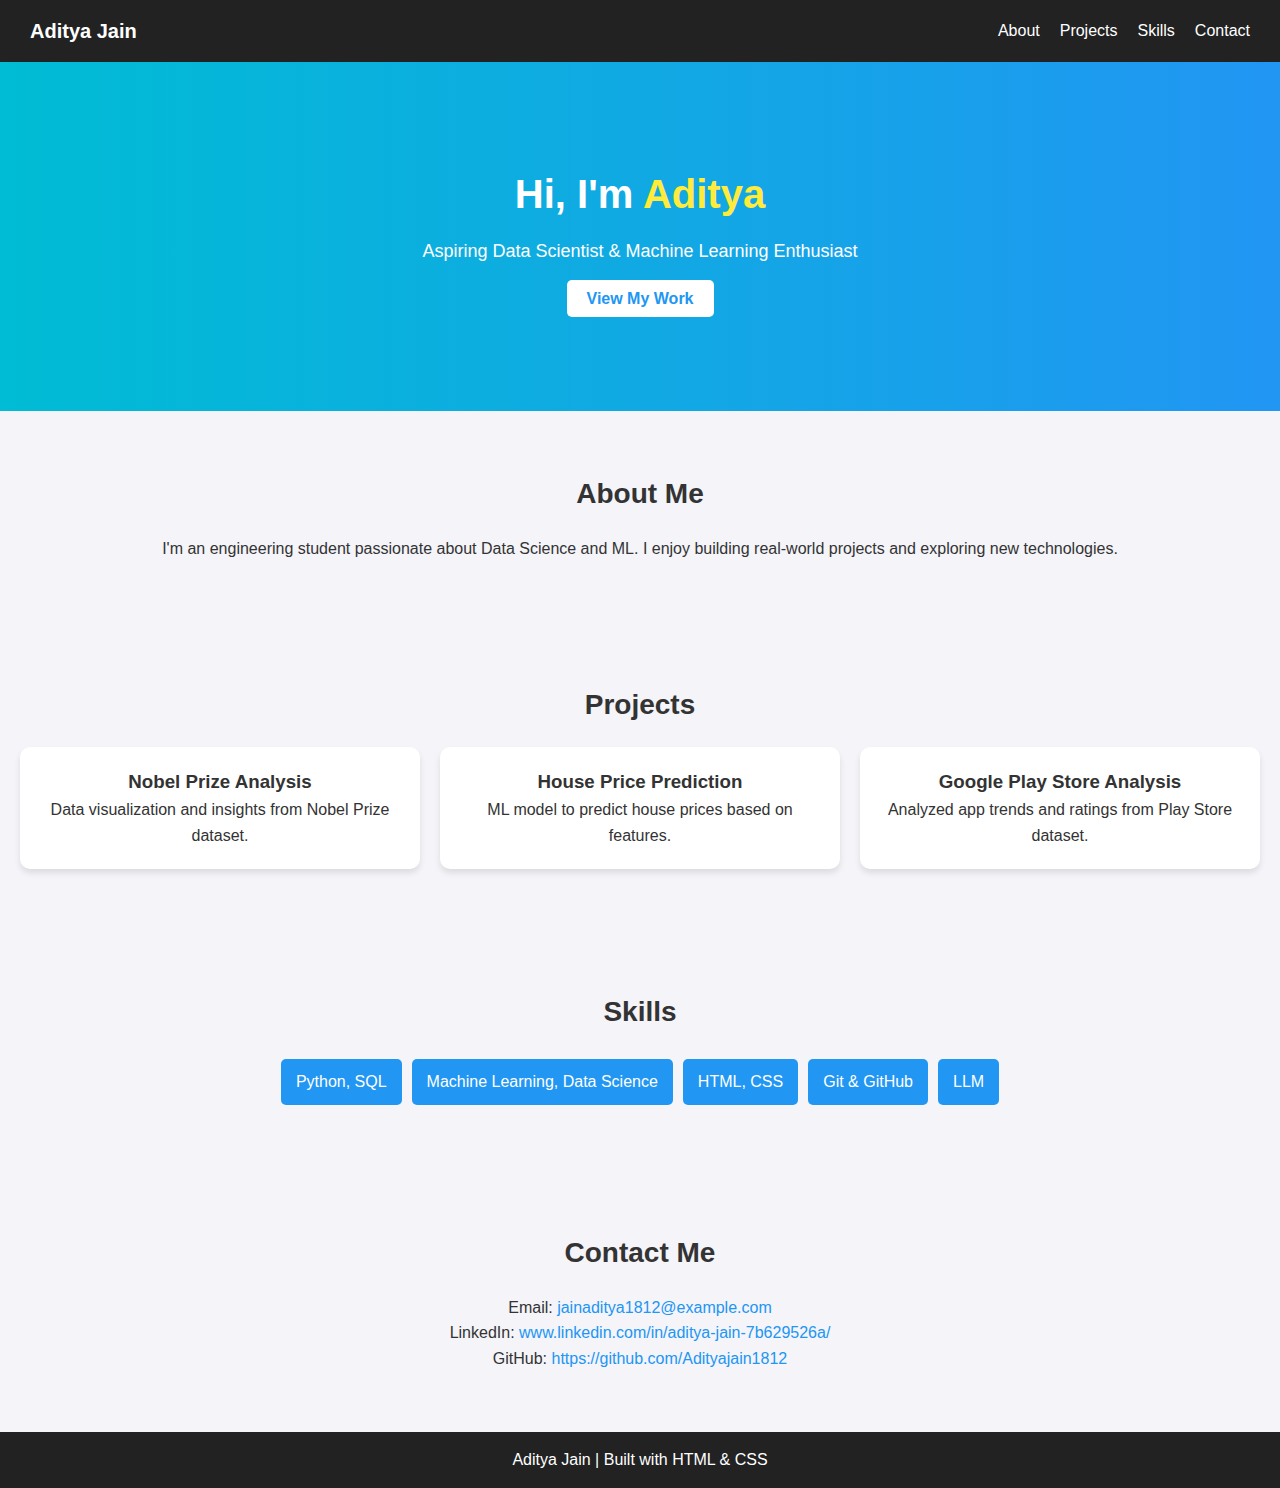
<file: index.html>
<!DOCTYPE html>
<html lang="en">
<head>
  <meta charset="UTF-8">
  <meta name="viewport" content="width=device-width, initial-scale=1.0">
  <title>Aditya Jain | Portfolio</title>
  <link rel="stylesheet" href="style.css">
</head>
<body>
  <!-- Navbar -->
  <header>
    <nav class="navbar">
      <div class="logo">Aditya Jain</div>
      <ul class="nav-links">
        <li><a href="#about">About</a></li>
        <li><a href="#projects">Projects</a></li>
        <li><a href="#skills">Skills</a></li>
        <li><a href="#contact">Contact</a></li>
      </ul>
    </nav>
  </header>

  <!-- Hero Section -->
  <section class="hero">
    <h1>Hi, I'm <span>Aditya</span> </h1>
    <p>Aspiring Data Scientist & Machine Learning Enthusiast</p>
    <a href="#projects" class="btn">View My Work</a>
  </section>

  <!-- About -->
  <section id="about" class="about">
    <h2>About Me</h2>
    <p>
      I'm an engineering student passionate about Data Science and ML.
      I enjoy building real-world projects and exploring new technologies.
    </p>
  </section>

  <!-- Projects -->
  <section id="projects" class="projects">
    <h2>Projects</h2>
    <div class="project-grid">
      <div class="project-card">
        <h3>Nobel Prize Analysis</h3>
        <p>Data visualization and insights from Nobel Prize dataset.</p>
      </div>
      <div class="project-card">
        <h3>House Price Prediction</h3>
        <p>ML model to predict house prices based on features.</p>
      </div>
      <div class="project-card">
        <h3>Google Play Store Analysis</h3>
        <p>Analyzed app trends and ratings from Play Store dataset.</p>
      </div>
    </div>
  </section>

  <!-- Skills -->
  <section id="skills" class="skills">
    <h2>Skills</h2>
    <ul>
      <li>Python, SQL</li>
      <li>Machine Learning, Data Science</li>
      <li>HTML, CSS</li>
      <li>Git & GitHub</li>
      <li>LLM</li>
    </ul>
  </section>

  <!-- Contact -->
  <section id="contact" class="contact">
    <h2>Contact Me</h2>
    <p>Email: <a href="mailto:jainaditya1812@gmail.com">jainaditya1812@example.com</a></p>
    <p>LinkedIn: <a href="#">www.linkedin.com/in/aditya-jain-7b629526a/</a></p>
    <p>GitHub: <a href="#">https://github.com/Adityajain1812</a></p>
  </section>

  <!-- Footer -->
  <footer>
    <p>Aditya Jain | Built with HTML & CSS</p>
  </footer>
</body>
</html>
</file>
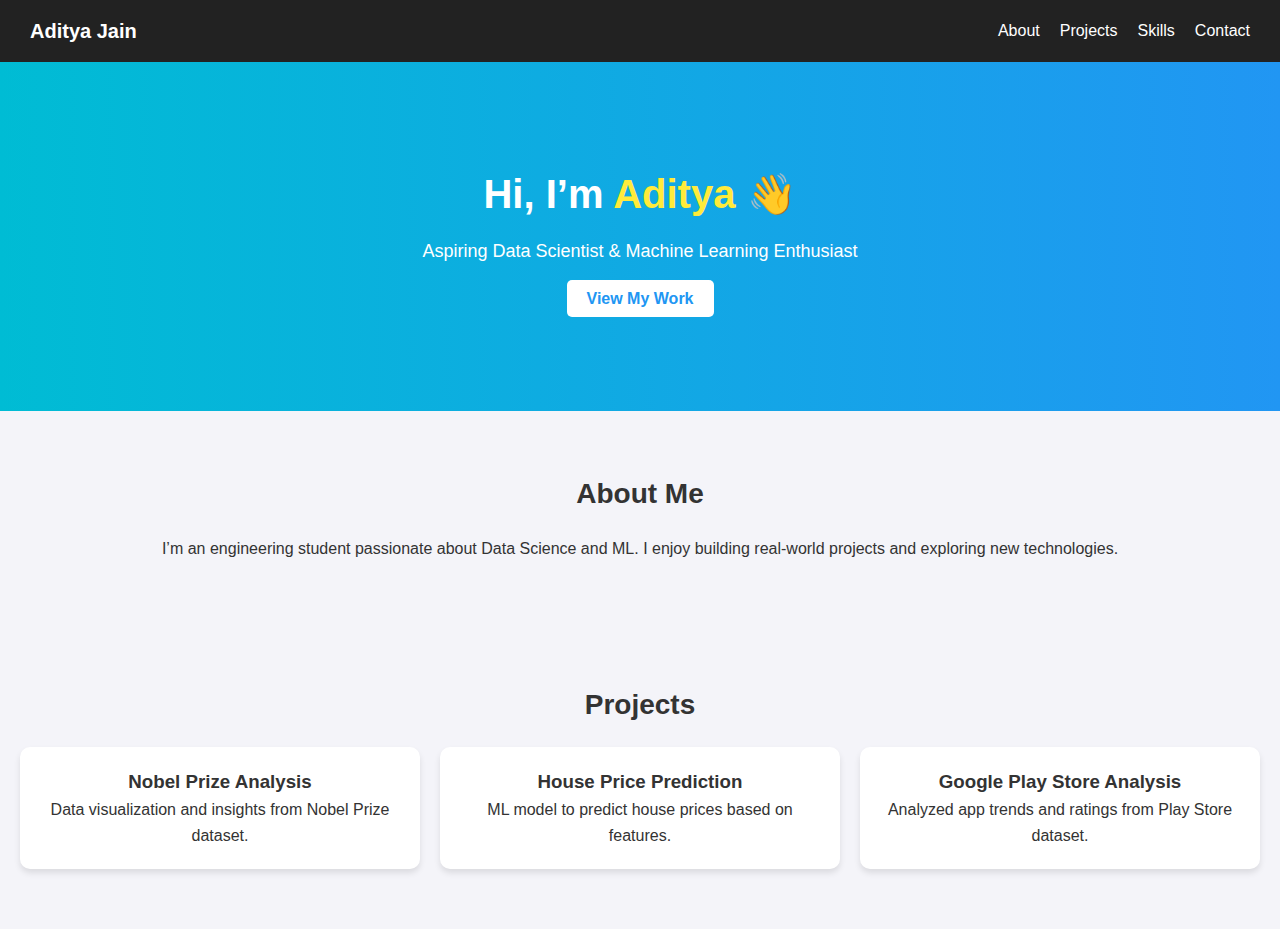
<file: p.html>
<!DOCTYPE html>
<html lang="en">
<head>
  <meta charset="UTF-8">
  <meta name="viewport" content="width=device-width, initial-scale=1.0">
  <title>Aditya Jain | Portfolio</title>
  <link rel="stylesheet" href="style.css">
</head>
<body>
  <!-- Navbar -->
  <header>
    <nav class="navbar">
      <div class="logo">Aditya Jain</div>
      <ul class="nav-links">
        <li><a href="#about">About</a></li>
        <li><a href="#projects">Projects</a></li>
        <li><a href="#skills">Skills</a></li>
        <li><a href="#contact">Contact</a></li>
      </ul>
    </nav>
  </header>

  <!-- Hero Section -->
  <section class="hero">
    <h1>Hi, I’m <span>Aditya</span> 👋</h1>
    <p>Aspiring Data Scientist & Machine Learning Enthusiast</p>
    <a href="#projects" class="btn">View My Work</a>
  </section>

  <!-- About -->
  <section id="about" class="about">
    <h2>About Me</h2>
    <p>
      I’m an engineering student passionate about Data Science and ML.
      I enjoy building real-world projects and exploring new technologies.
    </p>
  </section>

  <!-- Projects -->
  <section id="projects" class="projects">
    <h2>Projects</h2>
    <div class="project-grid">
      <div class="project-card">
        <h3>Nobel Prize Analysis</h3>
        <p>Data visualization and insights from Nobel Prize dataset.</p>
      </div>
      <div class="project-card">
        <h3>House Price Prediction</h3>
        <p>ML model to predict house prices based on features.</p>
      </div>
      <div class="project-card">
        <h3>Google Play Store Analysis</h3>
        <p>Analyzed app trends and ratings from Play Store dataset.</p>
      </div>
    </div>
  </section>
</file>
<file: style.css>
/* General Styles */
* {
  margin: 0;
  padding: 0;
  box-sizing: border-box;
  font-family: Arial, sans-serif;
}

body {
  line-height: 1.61;
  color: #333;
  background: #f4f4f9;
}

/* Navbar */
.navbar {
  display: flex;
  justify-content: space-between;
  align-items: center;
  background: #222;
  color: #fff;
  padding: 15px 30px;
  position: sticky;
  top: 0;
}

.navbar .logo {
  font-size: 20px;
  font-weight: bold;
}

.nav-links {
  list-style: none;
  display: flex;
}

.nav-links li {
  margin-left: 20px;
}

.nav-links a {
  color: #fff;
  text-decoration: none;
  transition: 0.3s;
}

.nav-links a:hover {
  color: #00bcd4;
}

/* Hero Section */
.hero {
  text-align: center;
  padding: 100px 20px;
  background: linear-gradient(to right, #00bcd4, #2196f3);
  color: #fff;
}

.hero h1 {
  font-size: 40px;
  margin-bottom: 10px;
}

.hero span {
  color: #ffeb3b;
}

.hero p {
  margin-bottom: 20px;
  font-size: 18px;
}

.btn {
  background: #fff;
  color: #2196f3;
  padding: 10px 20px;
  border-radius: 5px;
  text-decoration: none;
  font-weight: bold;
}

.btn:hover {
  background: #ffeb3b;
  color: #000;
}

/* About Section */
.about, .projects, .skills, .contact {
  padding: 60px 20px;
  text-align: center;
}

.about h2, .projects h2, .skills h2, .contact h2 {
  font-size: 28px;
  margin-bottom: 20px;
}

/* Projects */
.project-grid {
  display: grid;
  grid-template-columns: repeat(auto-fit, minmax(250px, 1fr));
  gap: 20px;
  margin-top: 20px;
}

.project-card {
  background: #fff;
  padding: 20px;
  border-radius: 10px;
  box-shadow: 0 4px 6px rgba(0,0,0,0.1);
  transition: transform 0.3s;
}

.project-card:hover {
  transform: translateY(-5px);
}

/* Skills */
.skills ul {
  list-style: none;
  display: flex;
  justify-content: center;
  flex-wrap: wrap;
}

.skills li {
  background: #2196f3;
  color: #fff;
  padding: 10px 15px;
  margin: 5px;
  border-radius: 5px;
}

/* Contact */
.contact a {
  color: #2196f3;
  text-decoration: none;
}

.contact a:hover {
  text-decoration: underline;
}

/* Footer */
footer {
  background: #222;
  color: #fff;
  text-align: center;
  padding: 15px;
}
</file>
